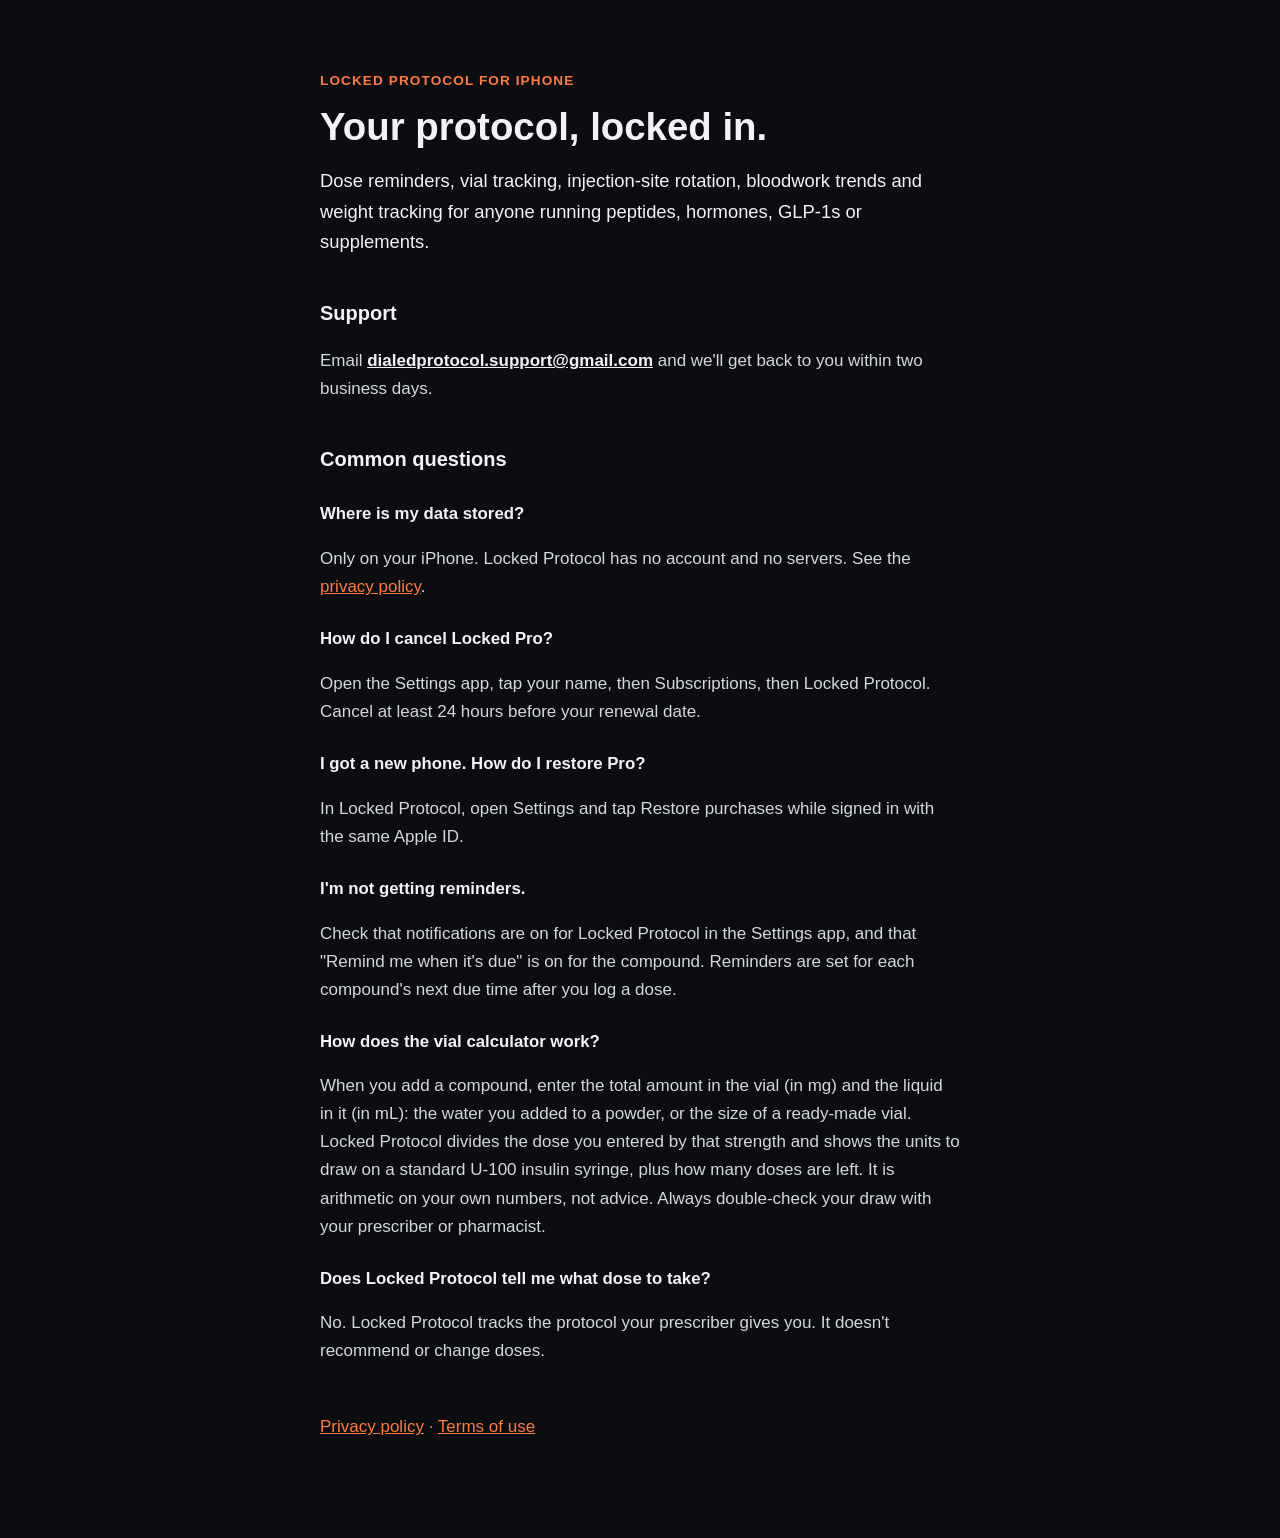
<file: index.html>
<!doctype html>
<html lang="en">
<head>
<meta charset="utf-8">
<meta name="viewport" content="width=device-width, initial-scale=1">
<title>Locked Protocol Support</title>
<link rel="stylesheet" href="style.css">
</head>
<body>
<main>
  <p class="eyebrow">Locked Protocol for iPhone</p>
  <h1>Your protocol, locked in.</h1>
  <p class="lede">Dose reminders, vial tracking, injection-site rotation, bloodwork trends and weight tracking for anyone running peptides, hormones, GLP-1s or supplements.</p>

  <h2>Support</h2>
  <p>Email <a class="email" href="mailto:dialedprotocol.support@gmail.com">dialedprotocol.support@gmail.com</a> and we'll get back to you within two business days.</p>

  <h2>Common questions</h2>
  <h3>Where is my data stored?</h3>
  <p>Only on your iPhone. Locked Protocol has no account and no servers. See the <a href="privacy.html">privacy policy</a>.</p>

  <h3>How do I cancel Locked Pro?</h3>
  <p>Open the Settings app, tap your name, then Subscriptions, then Locked Protocol. Cancel at least 24 hours before your renewal date.</p>

  <h3>I got a new phone. How do I restore Pro?</h3>
  <p>In Locked Protocol, open Settings and tap Restore purchases while signed in with the same Apple ID.</p>

  <h3>I'm not getting reminders.</h3>
  <p>Check that notifications are on for Locked Protocol in the Settings app, and that "Remind me when it's due" is on for the compound. Reminders are set for each compound's next due time after you log a dose.</p>

  <h3>How does the vial calculator work?</h3>
  <p>When you add a compound, enter the total amount in the vial (in mg) and the liquid in it (in mL): the water you added to a powder, or the size of a ready-made vial. Locked Protocol divides the dose you entered by that strength and shows the units to draw on a standard U-100 insulin syringe, plus how many doses are left. It is arithmetic on your own numbers, not advice. Always double-check your draw with your prescriber or pharmacist.</p>

  <h3>Does Locked Protocol tell me what dose to take?</h3>
  <p>No. Locked Protocol tracks the protocol your prescriber gives you. It doesn't recommend or change doses.</p>

  <p class="links"><a href="privacy.html">Privacy policy</a> · <a href="https://www.apple.com/legal/internet-services/itunes/dev/stdeula/">Terms of use</a></p>
</main>
</body>
</html>
</file>
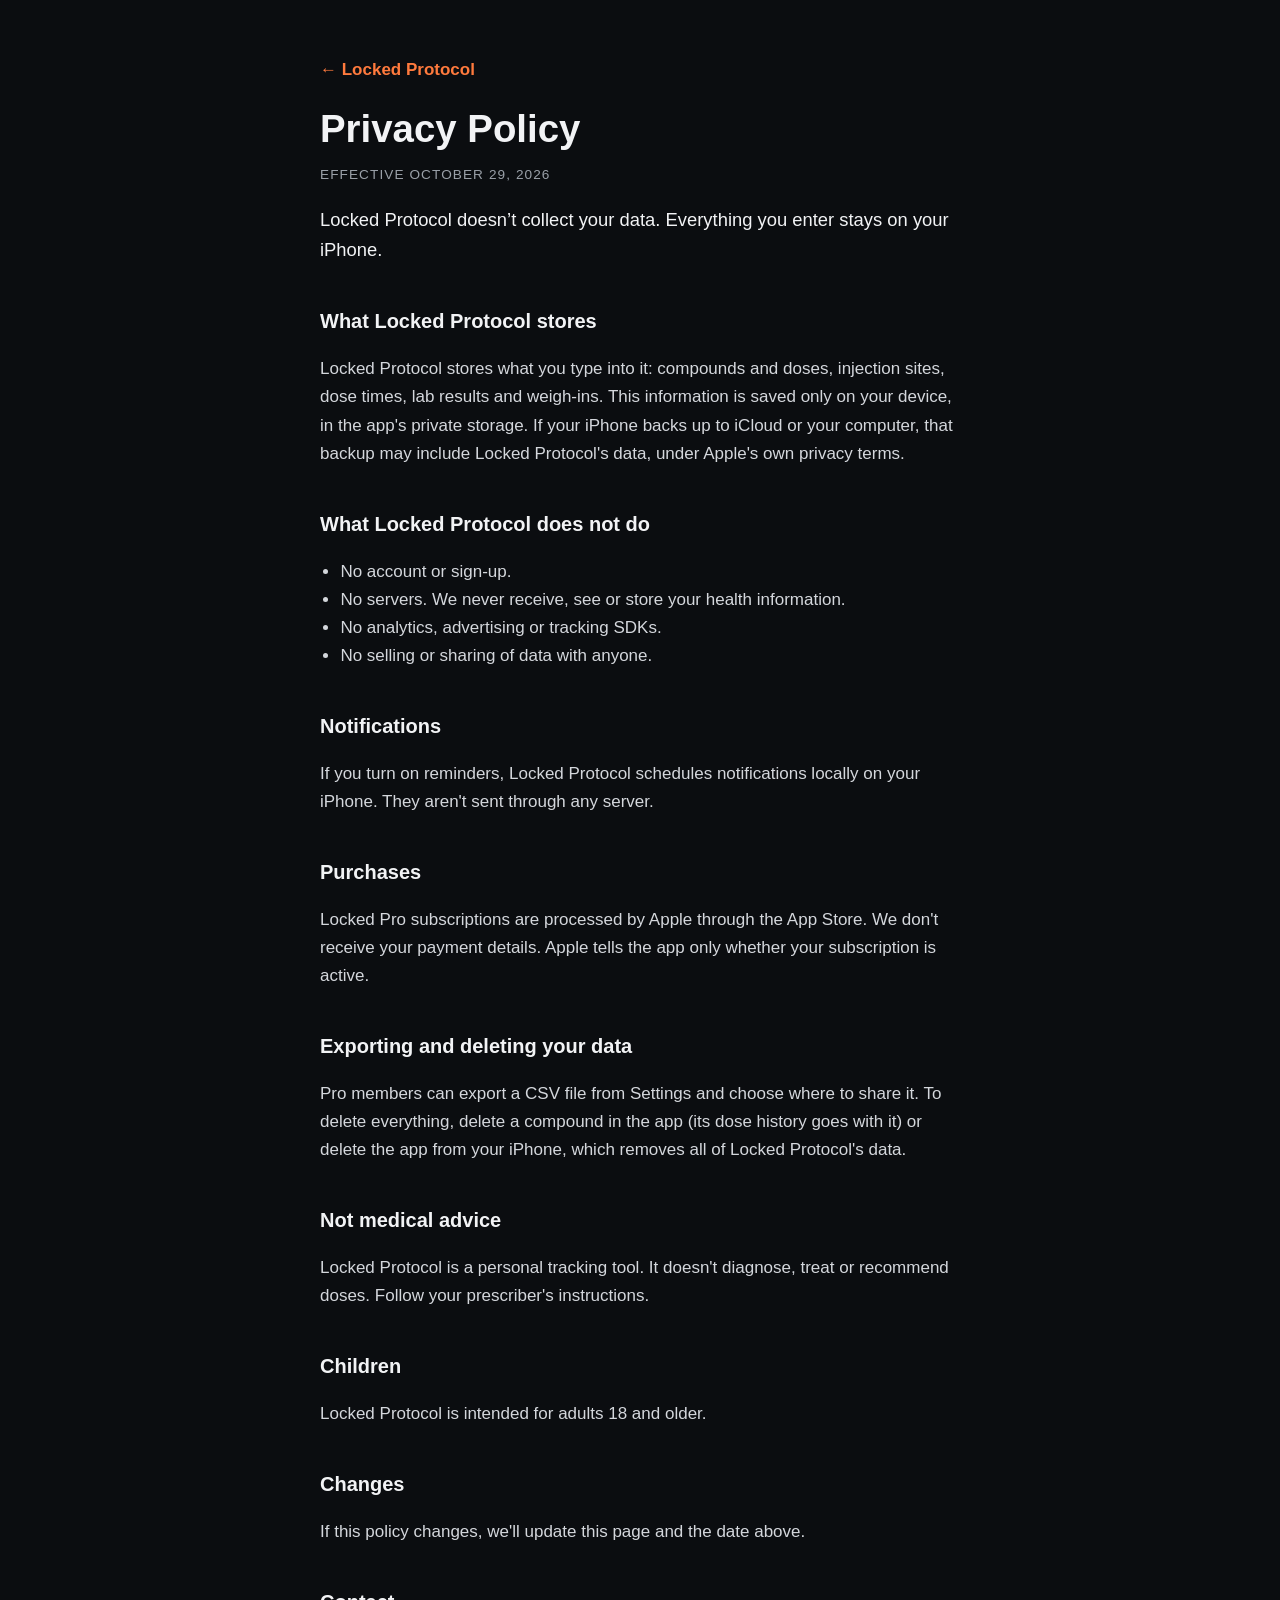
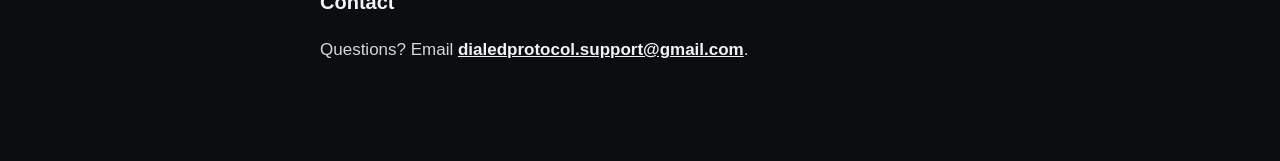
<file: privacy.html>
<!doctype html>
<html lang="en">
<head>
<meta charset="utf-8">
<meta name="viewport" content="width=device-width, initial-scale=1">
<title>Locked Protocol Privacy Policy</title>
<link rel="stylesheet" href="style.css">
</head>
<body>
<main>
  <a class="back" href="index.html">← Locked Protocol</a>
  <h1>Privacy Policy</h1>
  <p class="meta">Effective October 29, 2026</p>

  <p class="lede">Locked Protocol doesn&rsquo;t collect your data. Everything you enter stays on your iPhone.</p>

  <h2>What Locked Protocol stores</h2>
  <p>Locked Protocol stores what you type into it: compounds and doses, injection sites, dose times, lab results and weigh-ins. This information is saved only on your device, in the app's private storage. If your iPhone backs up to iCloud or your computer, that backup may include Locked Protocol's data, under Apple's own privacy terms.</p>

  <h2>What Locked Protocol does not do</h2>
  <ul>
    <li>No account or sign-up.</li>
    <li>No servers. We never receive, see or store your health information.</li>
    <li>No analytics, advertising or tracking SDKs.</li>
    <li>No selling or sharing of data with anyone.</li>
  </ul>

  <h2>Notifications</h2>
  <p>If you turn on reminders, Locked Protocol schedules notifications locally on your iPhone. They aren't sent through any server.</p>

  <h2>Purchases</h2>
  <p>Locked Pro subscriptions are processed by Apple through the App Store. We don't receive your payment details. Apple tells the app only whether your subscription is active.</p>

  <h2>Exporting and deleting your data</h2>
  <p>Pro members can export a CSV file from Settings and choose where to share it. To delete everything, delete a compound in the app (its dose history goes with it) or delete the app from your iPhone, which removes all of Locked Protocol's data.</p>

  <h2>Not medical advice</h2>
  <p>Locked Protocol is a personal tracking tool. It doesn't diagnose, treat or recommend doses. Follow your prescriber's instructions.</p>

  <h2>Children</h2>
  <p>Locked Protocol is intended for adults 18 and older.</p>

  <h2>Changes</h2>
  <p>If this policy changes, we'll update this page and the date above.</p>

  <h2>Contact</h2>
  <p>Questions? Email <a class="email" href="mailto:dialedprotocol.support@gmail.com">dialedprotocol.support@gmail.com</a>.</p>
</main>
</body>
</html>
</file>
<file: style.css>
:root {
  --bg: #0b0d10;
  --card: #16191e;
  --text: #f2f3f5;
  --muted: #9aa0a8;
  --ember: #ff7a3d;
  --flame: #ff4e50;
  color-scheme: dark;
}
* { box-sizing: border-box; }
body {
  margin: 0;
  background: var(--bg);
  color: var(--text);
  font: 17px/1.65 -apple-system, BlinkMacSystemFont, "SF Pro Text", "Segoe UI", Roboto, sans-serif;
}
main {
  max-width: 680px;
  margin: 0 auto;
  padding: 56px max(20px, env(safe-area-inset-left)) 80px max(20px, env(safe-area-inset-right));
}
h1 {
  font: 800 2.4rem/1.1 ui-rounded, -apple-system, "SF Pro Rounded", sans-serif;
  margin: 0 0 12px;
  text-wrap: balance;
}
h2 { font-size: 1.25rem; margin: 40px 0 8px; }
h3 { font-size: 1.05rem; margin: 24px 0 4px; }
p, li { color: #d4d7dc; }
ul { padding-left: 1.2em; }
a { color: var(--ember); }
.lede { font-size: 1.15rem; color: var(--text); }
.meta, .eyebrow { color: var(--muted); font-size: .85rem; letter-spacing: .08em; text-transform: uppercase; }
.eyebrow { color: var(--ember); font-weight: 700; }
.back { display: inline-block; margin-bottom: 24px; text-decoration: none; font-weight: 600; }
.email { user-select: all; color: var(--text); font-weight: 600; }
.links { margin-top: 48px; color: var(--muted); }
</file>
